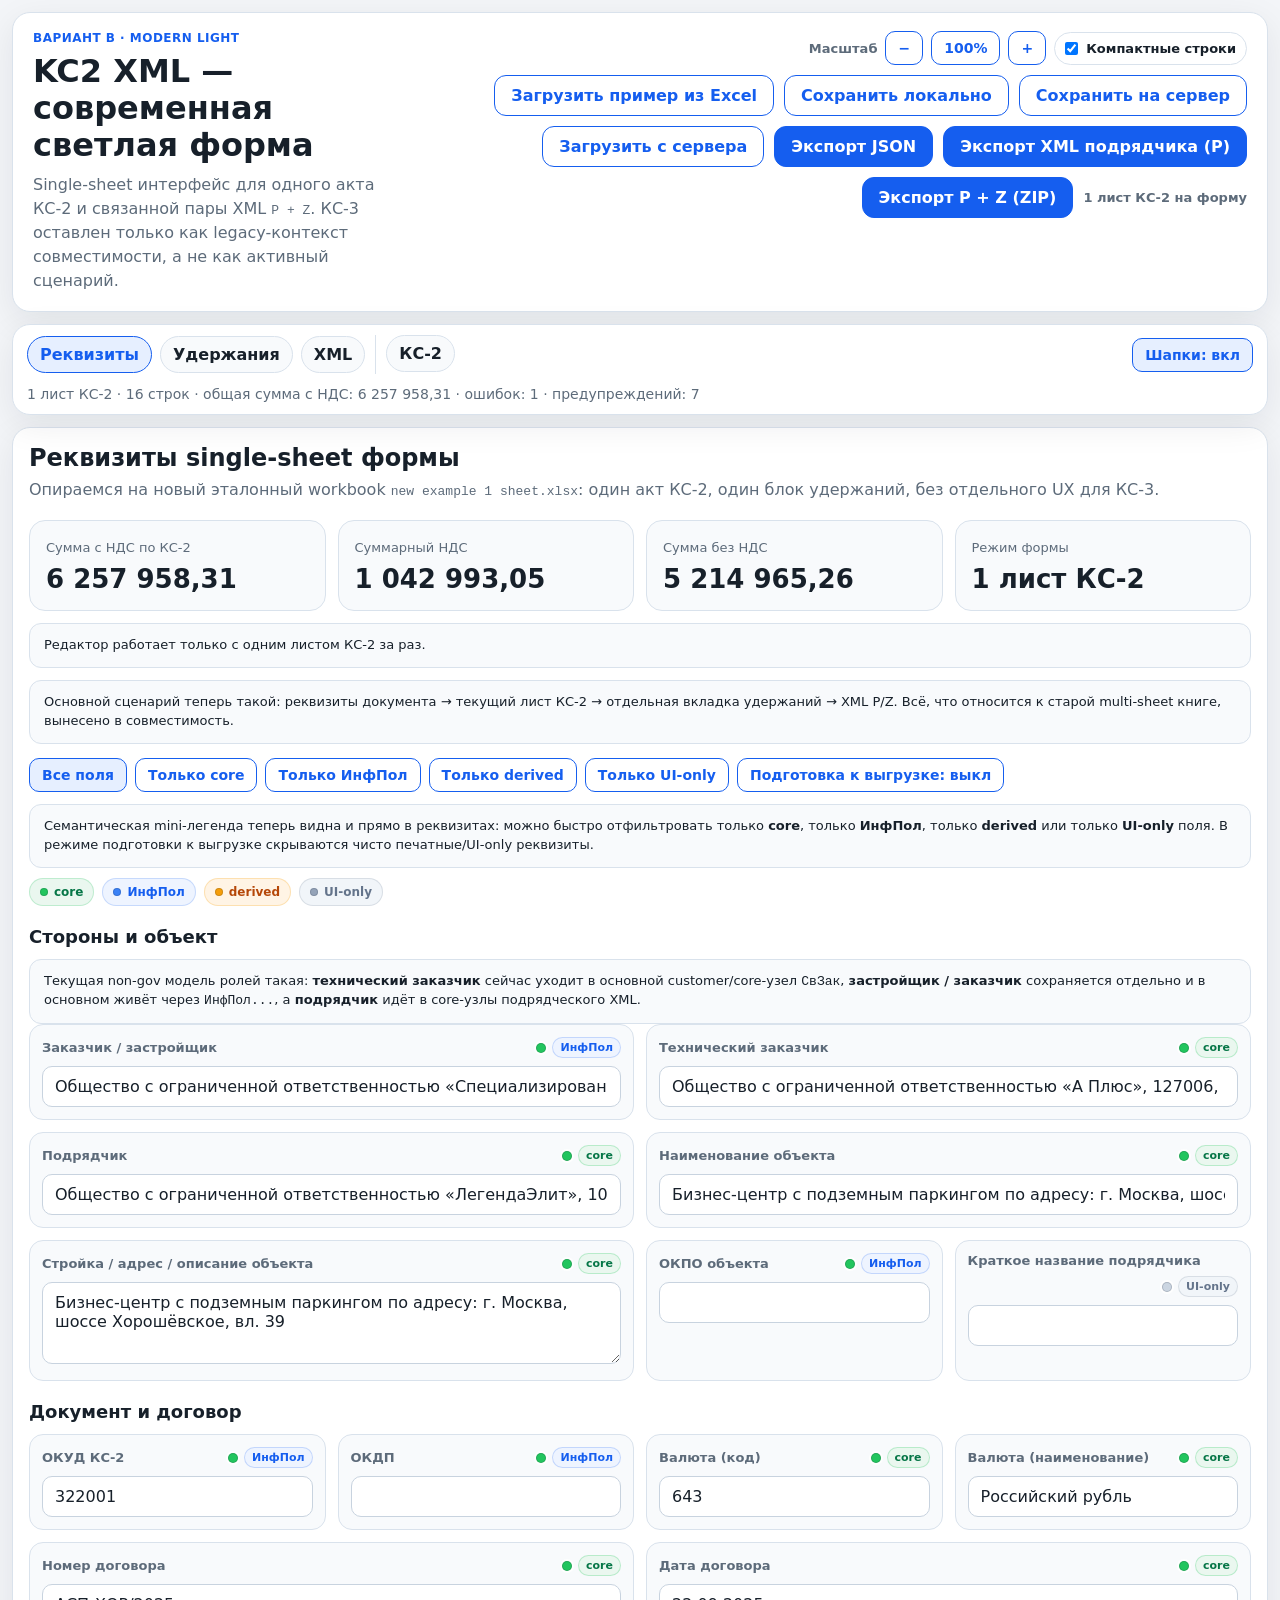
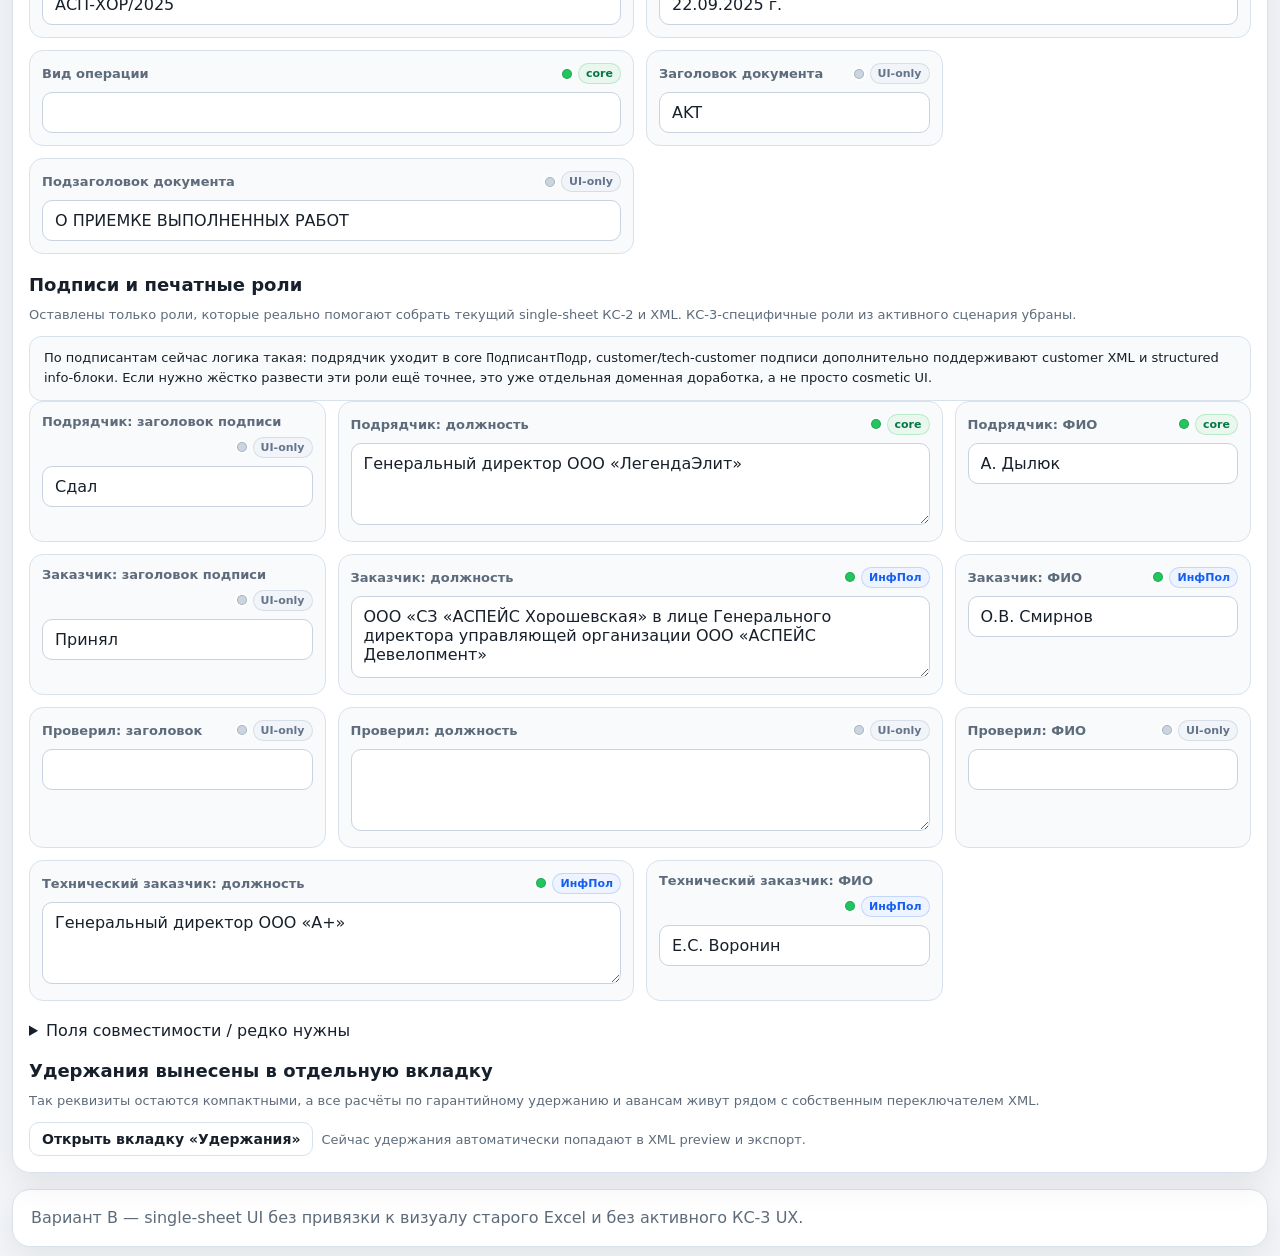
<file: index.html>
<!doctype html>
<html lang="ru">
  <head>
    <meta charset="UTF-8" />
    <meta http-equiv="refresh" content="0; url=/variants/modern-light/" />
    <meta name="viewport" content="width=device-width, initial-scale=1.0" />
    <title>KC2/KC3 XML — redirect</title>
    <script>
      window.location.replace('/variants/modern-light/');
    </script>
  </head>
  <body>
    <p>Переход в актуальный интерфейс: <a href="/variants/modern-light/">modern-light</a></p>
  </body>
</html>
</file>
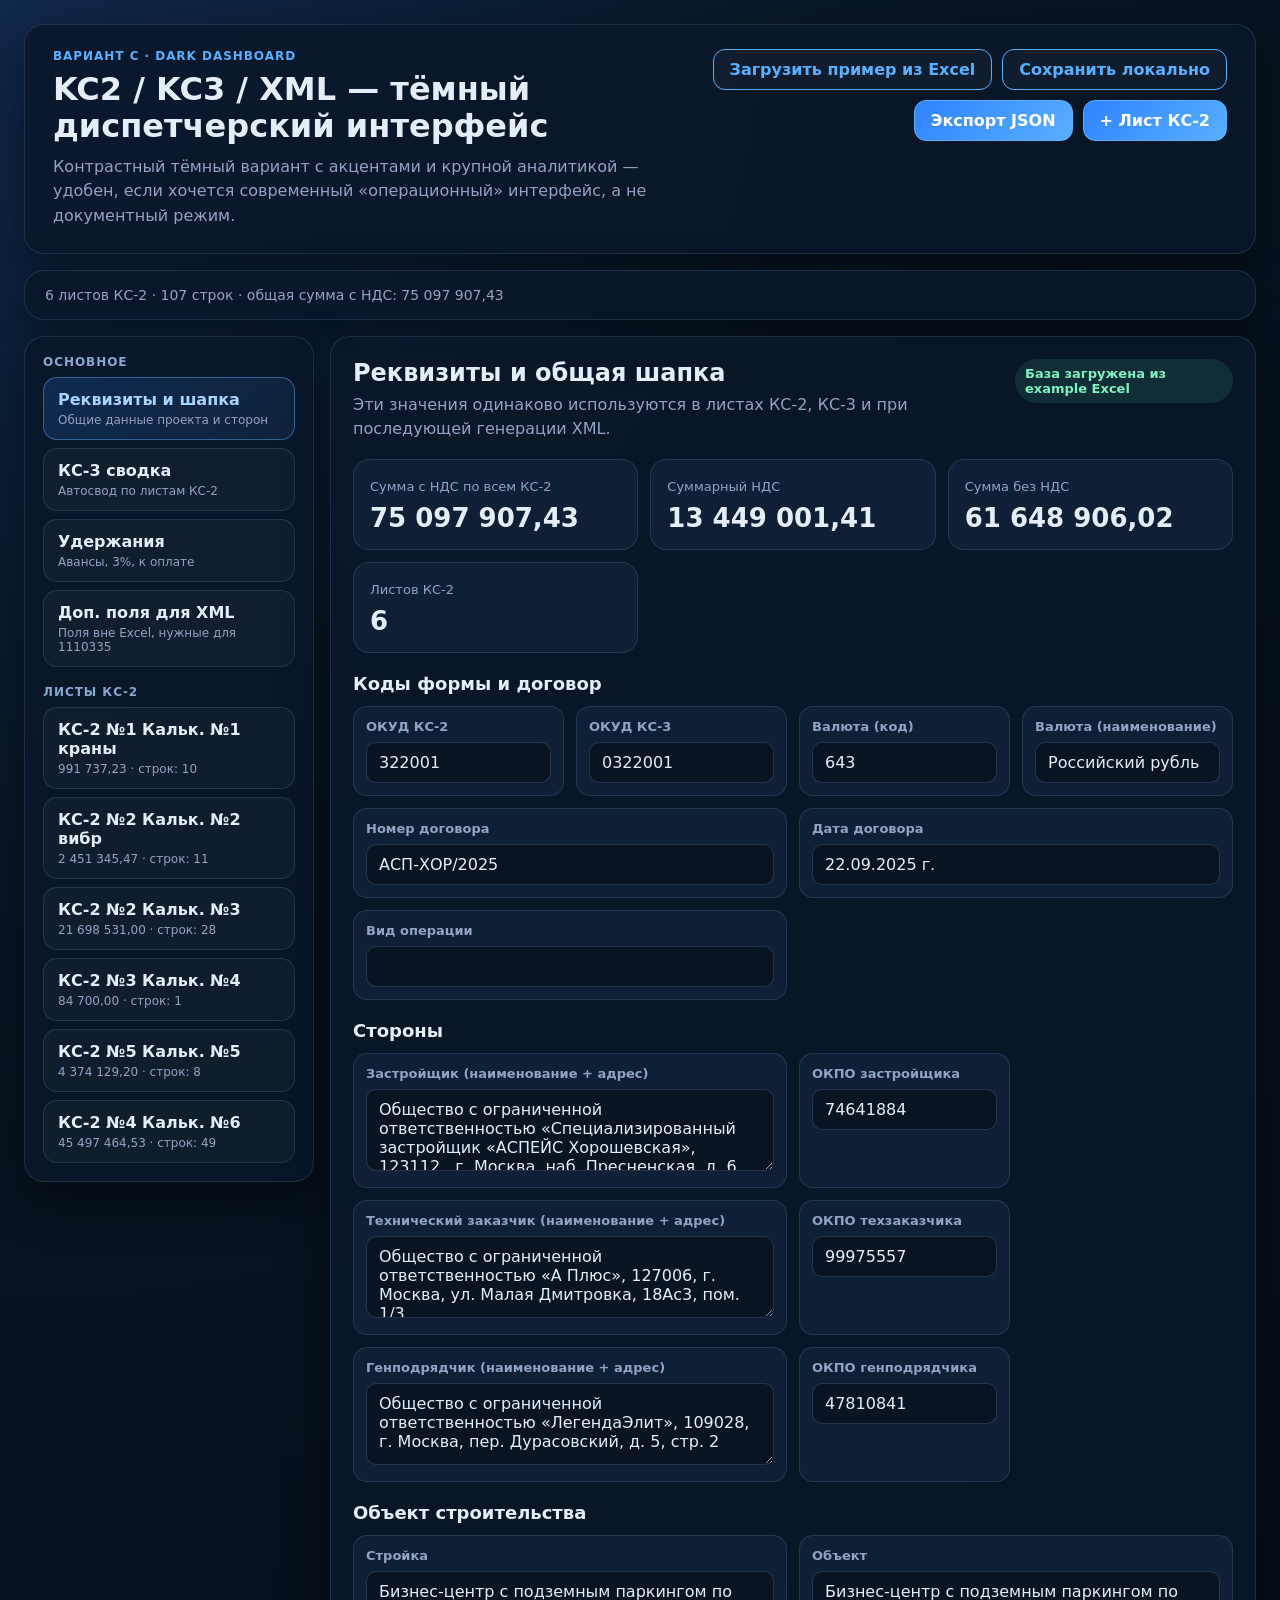
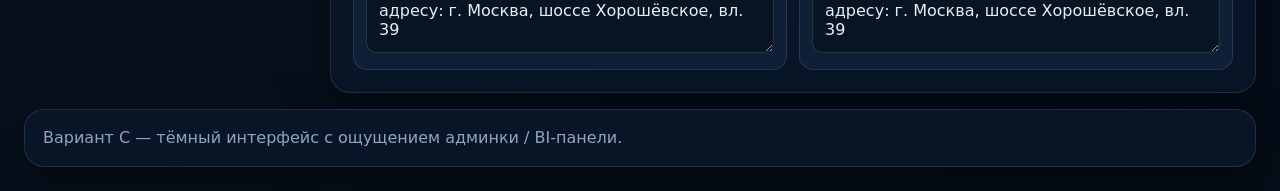
<file: variants/dark-dashboard/index.html>
<!doctype html>
<html lang="ru">
  <head>
    <meta charset="UTF-8" />
    <meta name="viewport" content="width=device-width, initial-scale=1.0" />
    <title>KC2/KC3 XML — Dark Dashboard</title>
    <link rel="stylesheet" href="./styles.css" />
  </head>
  <body>
    <div class="app-shell">
      <header class="topbar">
        <div>
          <p class="eyebrow">Вариант C · Dark Dashboard</p>
          <h1>KC2 / KC3 / XML — тёмный диспетчерский интерфейс</h1>
          <p class="subtitle">
            Контрастный тёмный вариант с акцентами и крупной аналитикой — удобен, если хочется
            современный «операционный» интерфейс, а не документный режим.
          </p>
        </div>
        <div class="toolbar">
          <button id="load-sample" class="ghost">Загрузить пример из Excel</button>
          <button id="save-local" class="ghost">Сохранить локально</button>
          <button id="export-json">Экспорт JSON</button>
          <button id="add-ks2-sheet">+ Лист КС-2</button>
        </div>
      </header>

      <section class="statusbar">
        <div id="stats"></div>
        <div id="flash" aria-live="polite"></div>
      </section>

      <div class="workspace">
        <aside class="sidebar" id="sidebar"></aside>
        <main class="content" id="content"></main>
      </div>

      <footer class="footer-note">
        Вариант C — тёмный интерфейс с ощущением админки / BI-панели.
      </footer>
    </div>

    <script type="module" src="./app.js"></script>
  </body>
</html>
</file>
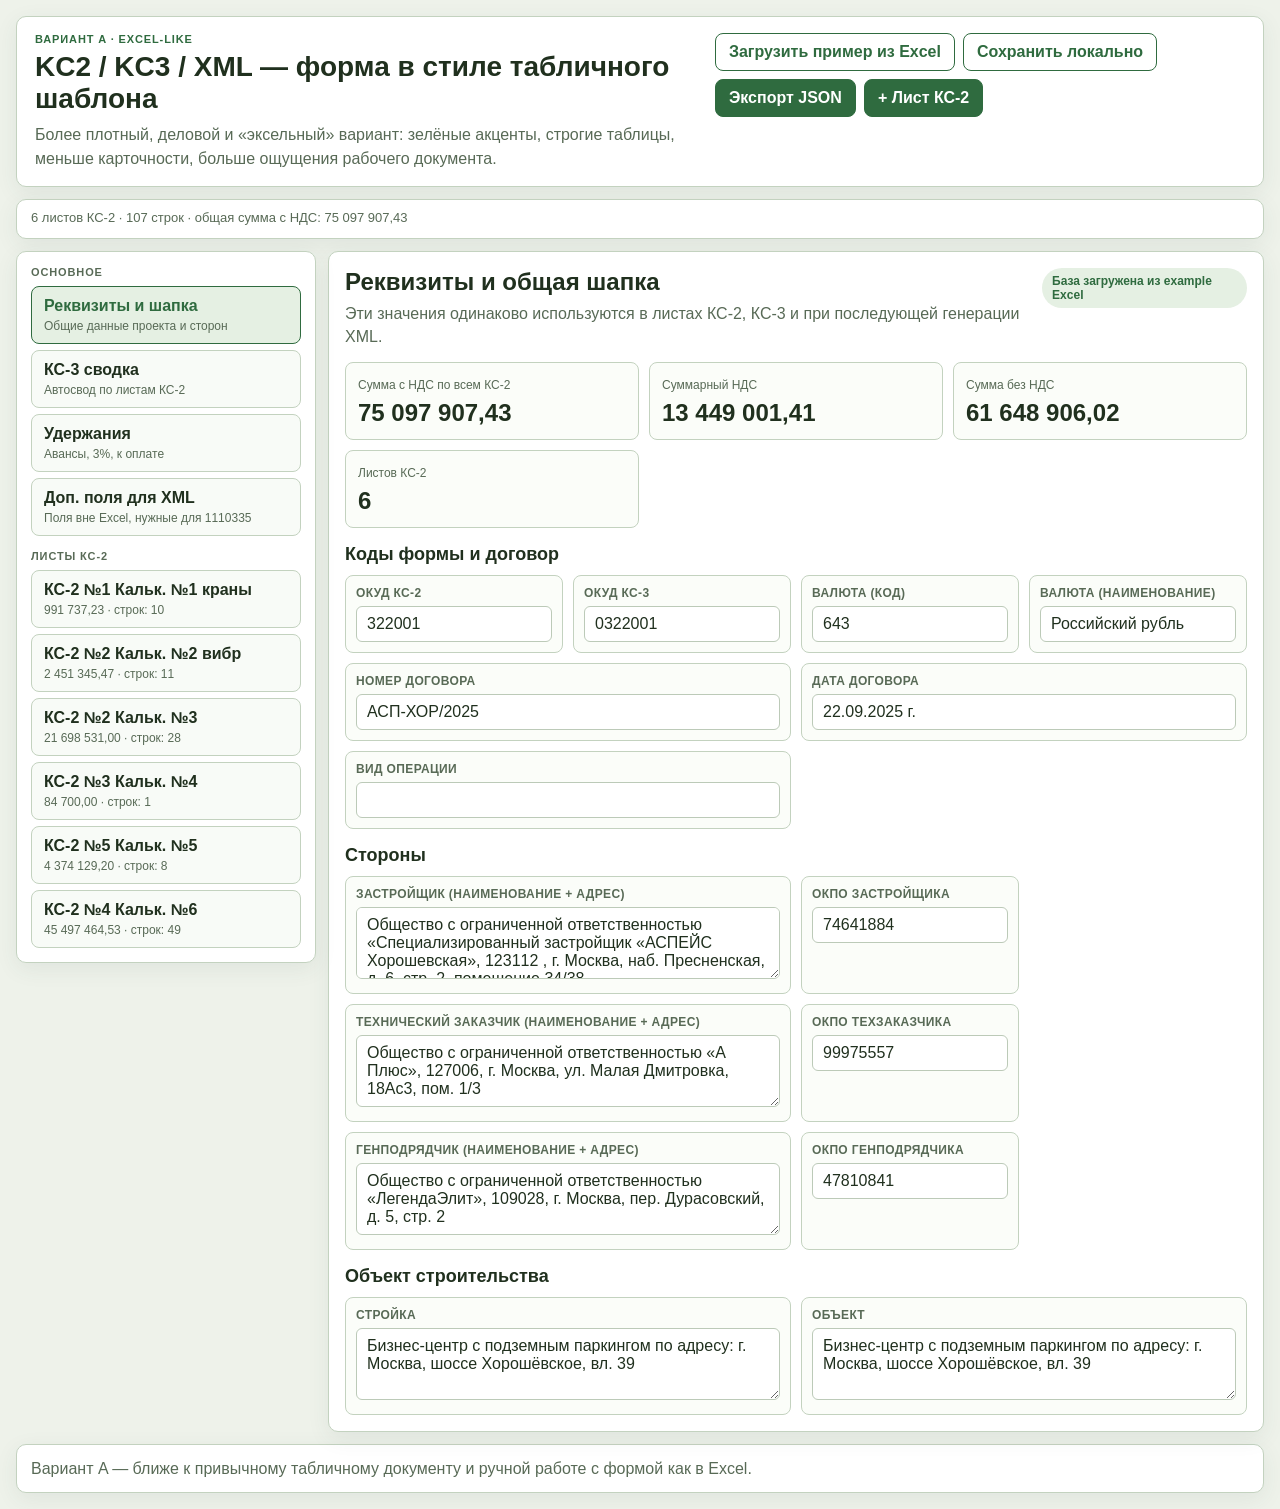
<file: variants/excel-like/index.html>
<!doctype html>
<html lang="ru">
  <head>
    <meta charset="UTF-8" />
    <meta name="viewport" content="width=device-width, initial-scale=1.0" />
    <title>KC2/KC3 XML — Excel-like</title>
    <link rel="stylesheet" href="./styles.css" />
  </head>
  <body>
    <div class="app-shell">
      <header class="topbar">
        <div>
          <p class="eyebrow">Вариант A · Excel-like</p>
          <h1>KC2 / KC3 / XML — форма в стиле табличного шаблона</h1>
          <p class="subtitle">
            Более плотный, деловой и «эксельный» вариант: зелёные акценты, строгие таблицы,
            меньше карточности, больше ощущения рабочего документа.
          </p>
        </div>
        <div class="toolbar">
          <button id="load-sample" class="ghost">Загрузить пример из Excel</button>
          <button id="save-local" class="ghost">Сохранить локально</button>
          <button id="export-json">Экспорт JSON</button>
          <button id="add-ks2-sheet">+ Лист КС-2</button>
        </div>
      </header>

      <section class="statusbar">
        <div id="stats"></div>
        <div id="flash" aria-live="polite"></div>
      </section>

      <div class="workspace">
        <aside class="sidebar" id="sidebar"></aside>
        <main class="content" id="content"></main>
      </div>

      <footer class="footer-note">
        Вариант A — ближе к привычному табличному документу и ручной работе с формой как в Excel.
      </footer>
    </div>

    <script type="module" src="./app.js"></script>
  </body>
</html>
</file>
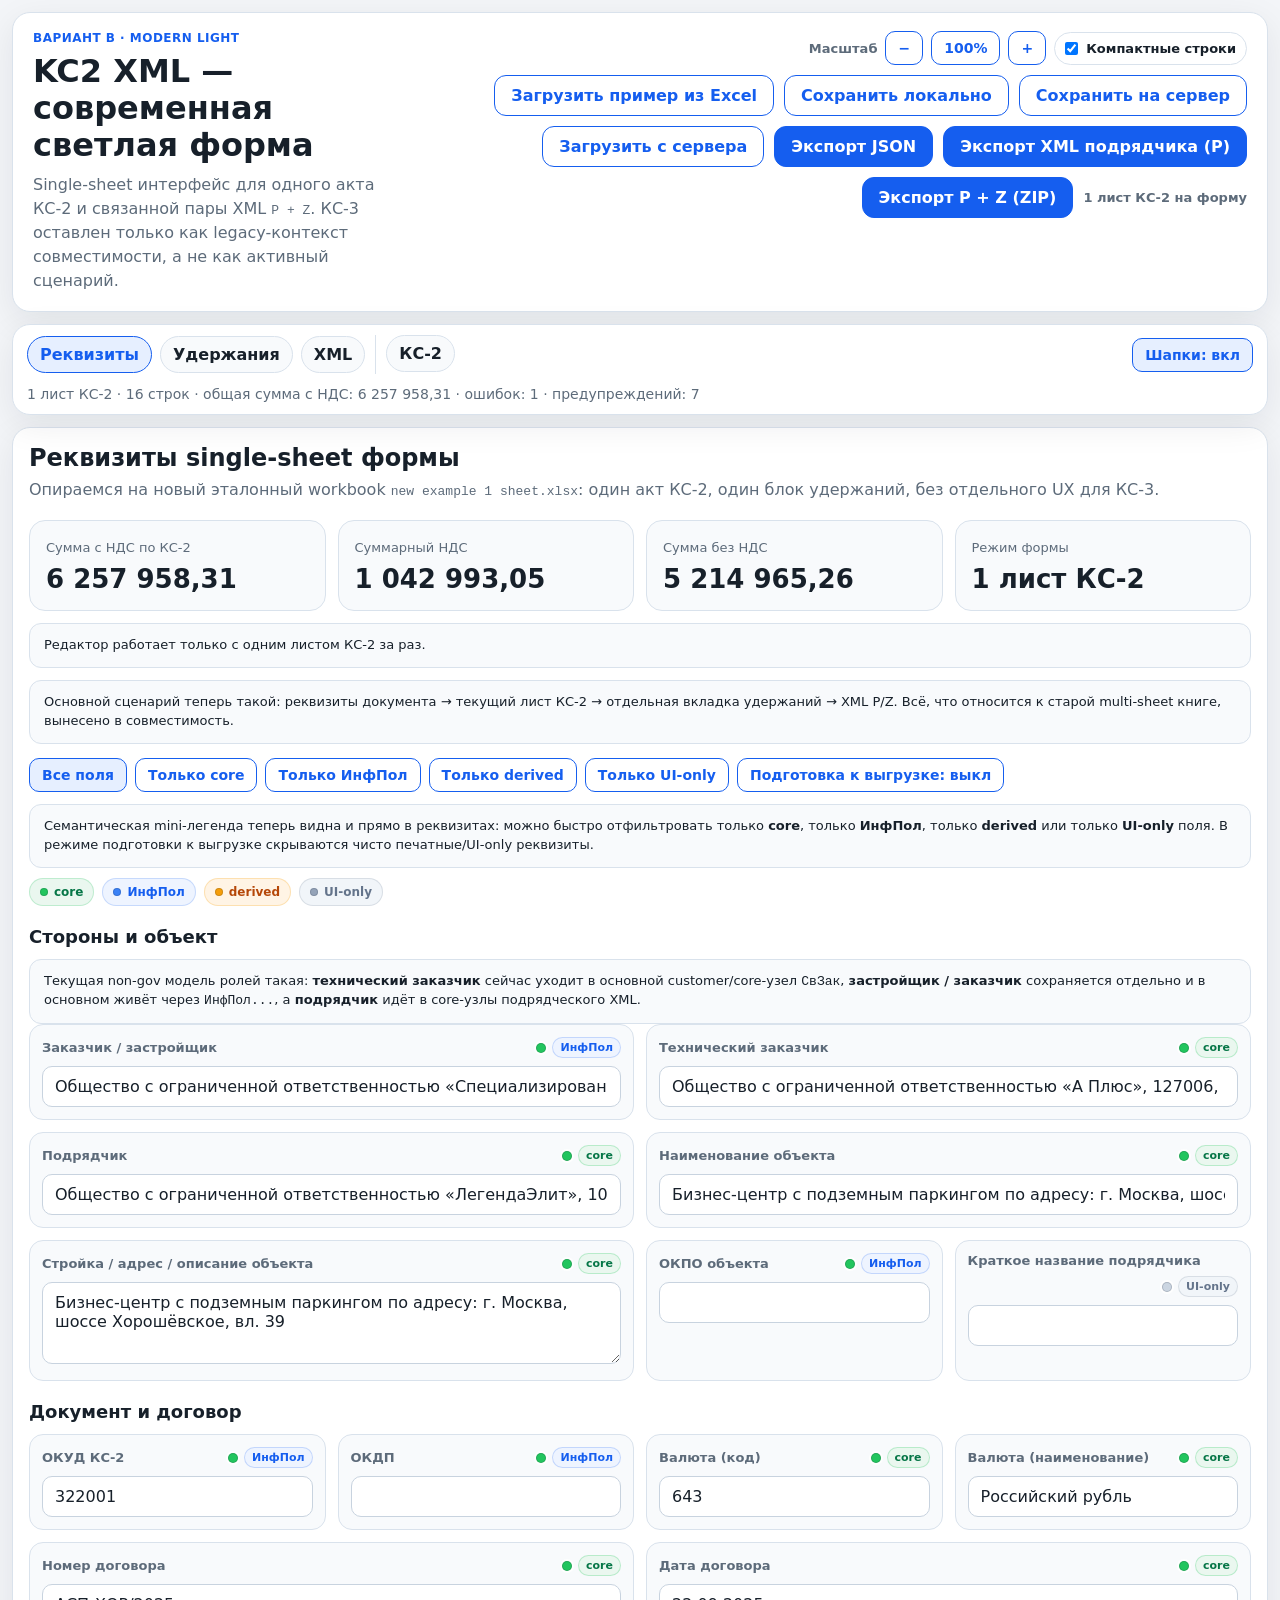
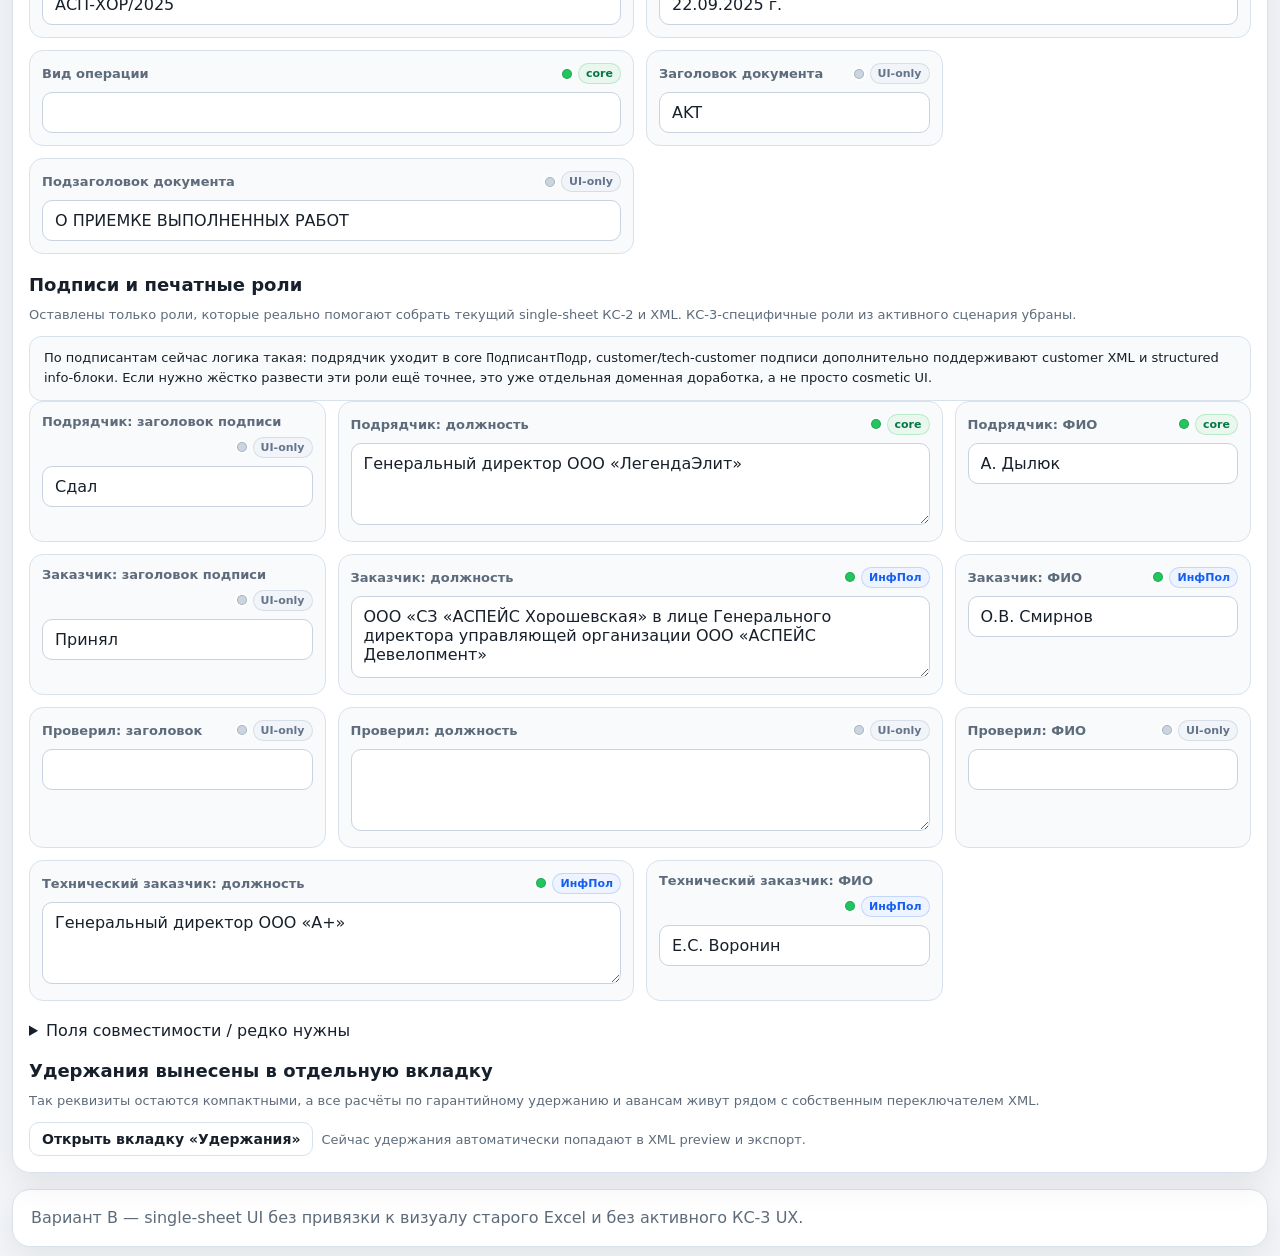
<file: variants/modern-light/index.html>
<!doctype html>
<html lang="ru">
  <head>
    <meta charset="UTF-8" />
    <meta name="viewport" content="width=device-width, initial-scale=1.0" />
    <title>KC2 XML — Modern Light</title>
    <link rel="stylesheet" href="./styles.css?v=20260417-1012" />
  </head>
  <body>
    <div class="app-shell" id="app-shell">
      <header class="topbar">
        <div>
          <p class="eyebrow">Вариант B · Modern Light</p>
          <h1>KC2 XML — современная светлая форма</h1>
          <p class="subtitle">
            Single-sheet интерфейс для одного акта КС-2 и связанной пары XML <code>P + Z</code>.
            КС-3 оставлен только как legacy-контекст совместимости, а не как активный сценарий.
          </p>
        </div>
        <div class="toolbar-wrap">
          <div class="view-controls">
            <span class="view-label">Масштаб</span>
            <button id="scale-down" class="ghost mini" type="button">−</button>
            <button id="scale-reset" class="ghost mini" type="button">100%</button>
            <button id="scale-up" class="ghost mini" type="button">+</button>
            <label class="density-toggle">
              <input id="density-compact" type="checkbox" checked />
              <span>Компактные строки</span>
            </label>
          </div>
          <div class="toolbar">
            <button id="load-sample" class="ghost">Загрузить пример из Excel</button>
            <button id="save-local" class="ghost">Сохранить локально</button>
            <button id="save-server" class="ghost">Сохранить на сервер</button>
            <button id="load-server" class="ghost">Загрузить с сервера</button>
            <button id="export-json">Экспорт JSON</button>
            <button id="export-xml">Экспорт XML подрядчика (P)</button>
            <button id="export-pair">Экспорт P + Z (ZIP)</button>
            <span class="toolbar-note">1 лист КС-2 на форму</span>
          </div>
        </div>
      </header>

      <section class="statusbar">
        <div class="statusbar-main">
          <div id="nav-strip" class="nav-strip"></div>
          <div class="statusbar-controls">
            <div id="ks2-view-switcher-slot"></div>
            <button id="toggle-headers" class="ghost mini toggle-chip" type="button">Шапки</button>
          </div>
        </div>
        <div class="statusbar-meta">
          <div id="stats"></div>
          <div id="flash" aria-live="polite"></div>
        </div>
      </section>

      <div class="workspace-scale" id="workspace-scale">
        <div class="workspace">
          <main class="content" id="content"></main>
        </div>
      </div>

      <footer class="footer-note">
        Вариант B — single-sheet UI без привязки к визуалу старого Excel и без активного КС-3 UX.
      </footer>
    </div>

    <script type="module" src="./app.js?v=20260417-1845"></script>
  </body>
</html>
</file>
<file: variants/dark-dashboard/styles.css>
:root {
  --bg: #07111f;
  --panel: rgba(10, 23, 41, 0.88);
  --panel-soft: rgba(17, 33, 58, 0.88);
  --text: #e5edf9;
  --muted: #90a4c3;
  --line: rgba(132, 162, 208, 0.18);
  --accent: #59b0ff;
  --accent-soft: rgba(89, 176, 255, 0.12);
  --success: #52d6a1;
  --danger: #ff7b7b;
  --warning: #ffbf5a;
  --shadow: 0 18px 48px rgba(0, 0, 0, 0.45);
  --radius: 20px;
}

* { box-sizing: border-box; }
html, body { margin: 0; padding: 0; font-family: Inter, system-ui, -apple-system, BlinkMacSystemFont, "Segoe UI", sans-serif; color: var(--text); background: radial-gradient(circle at top left, #10284a 0, #081523 40%, #050d18 100%); }
body { min-height: 100vh; }
button, input, textarea, select { font: inherit; }
button { cursor: pointer; }
.app-shell { max-width: 1700px; margin: 0 auto; padding: 24px; }
.topbar, .statusbar, .sidebar, .content > .panel, .footer-note { background: var(--panel); border: 1px solid var(--line); border-radius: var(--radius); box-shadow: var(--shadow); backdrop-filter: blur(12px); }
.topbar { padding: 24px 28px; display: flex; justify-content: space-between; gap: 20px; align-items: flex-start; }
.eyebrow { margin: 0 0 8px; color: var(--accent); font-weight: 800; letter-spacing: 0.08em; text-transform: uppercase; font-size: 12px; }
h1 { margin: 0; font-size: 32px; line-height: 1.15; }
.subtitle { margin: 10px 0 0; max-width: 900px; color: var(--muted); line-height: 1.55; }
.toolbar { display: flex; flex-wrap: wrap; gap: 10px; justify-content: flex-end; }
button { border: 1px solid var(--accent); background: linear-gradient(135deg, #2f82ff, #59b0ff); color: white; padding: 10px 16px; border-radius: 12px; font-weight: 700; }
button.ghost, button.secondary { background: rgba(255,255,255,.03); color: var(--accent); }
button.mini { padding: 8px 12px; border-radius: 10px; font-size: 14px; }
button.danger { border-color: rgba(255,123,123,.6); background: rgba(255,123,123,.08); color: #ff9b9b; }
.statusbar { margin-top: 16px; padding: 14px 20px; display: flex; justify-content: space-between; gap: 16px; align-items: center; }
#stats { color: var(--muted); font-size: 14px; }
#flash { color: var(--success); font-weight: 700; min-height: 20px; }
.workspace { display: grid; grid-template-columns: 290px 1fr; gap: 16px; margin-top: 16px; }
.sidebar { padding: 18px; align-self: start; position: sticky; top: 20px; }
.nav-section + .nav-section { margin-top: 18px; }
.nav-title { margin: 0 0 8px; color: #89a6d3; font-size: 12px; text-transform: uppercase; letter-spacing: 0.08em; font-weight: 700; }
.nav-list { display: flex; flex-direction: column; gap: 8px; }
.nav-button { width: 100%; text-align: left; border: 1px solid var(--line); background: rgba(255,255,255,.03); color: var(--text); padding: 12px 14px; border-radius: 14px; font-weight: 700; }
.nav-button.active { background: linear-gradient(135deg, rgba(47,130,255,.18), rgba(89,176,255,.08)); border-color: rgba(89,176,255,.45); color: #a8d4ff; }
.nav-meta { display: block; margin-top: 4px; color: var(--muted); font-size: 12px; font-weight: 500; }
.panel { padding: 22px; }
.panel-header { display: flex; justify-content: space-between; gap: 16px; align-items: flex-start; margin-bottom: 18px; }
.panel-title { margin: 0; font-size: 24px; }
.panel-subtitle { margin: 6px 0 0; color: var(--muted); line-height: 1.5; }
.stats-grid, .card-grid, .summary-grid { display: grid; grid-template-columns: repeat(auto-fit, minmax(220px, 1fr)); gap: 12px; }
.stat-card, .info-card, .summary-card { background: var(--panel-soft); border: 1px solid var(--line); border-radius: 16px; padding: 16px; }
.stat-card strong, .summary-card strong { display: block; font-size: 26px; margin-top: 8px; }
.summary-card span, .stat-card span, .label { color: var(--muted); font-size: 13px; }
.form-grid { display: grid; grid-template-columns: repeat(12, 1fr); gap: 12px; }
.field, .field-wide { background: var(--panel-soft); border: 1px solid var(--line); border-radius: 14px; padding: 12px; }
.field { grid-column: span 4; }
.field-wide { grid-column: span 12; }
.field.half { grid-column: span 6; }
.field.quarter { grid-column: span 3; }
.field label, .field-wide label { display: block; font-size: 13px; color: var(--muted); margin-bottom: 8px; font-weight: 700; }
.field input, .field-wide input, .field textarea, .field-wide textarea, .field select, .field-wide select { width: 100%; border: 1px solid rgba(144,164,195,.22); border-radius: 10px; background: rgba(5,14,24,.6); padding: 10px 12px; color: var(--text); }
.field textarea, .field-wide textarea { min-height: 82px; resize: vertical; }
.readonly { padding: 10px 12px; min-height: 42px; border-radius: 10px; background: rgba(255,255,255,.04); border: 1px dashed rgba(144,164,195,.35); }
.section-block { margin-top: 20px; }
.section-block > h3 { margin: 0 0 12px; font-size: 18px; }
.section-block > p { margin: 0 0 14px; color: var(--muted); }
.table-wrapper { overflow-x: auto; border: 1px solid var(--line); border-radius: 16px; background: rgba(255,255,255,.02); }
.table { width: 100%; border-collapse: collapse; min-width: 1120px; }
.table th, .table td { border-bottom: 1px solid var(--line); padding: 10px; text-align: left; vertical-align: top; }
.table th { background: rgba(255,255,255,.04); color: #a1bcdf; font-size: 12px; text-transform: uppercase; letter-spacing: 0.04em; }
.table td input, .table td textarea, .table td select { width: 100%; border: 1px solid rgba(144,164,195,.22); border-radius: 10px; padding: 8px 10px; background: rgba(5,14,24,.6); color: var(--text); }
.table td textarea { min-height: 42px; resize: vertical; }
.table tr.section-row td { background: rgba(89,176,255,.08); }
.table tr.note-row td { background: rgba(255,191,90,.08); }
.number-cell { min-width: 120px; }
.amount-cell { white-space: nowrap; font-weight: 700; color: #dff1ff; }
.actions-cell { min-width: 120px; }
.inline-actions { display: flex; gap: 8px; flex-wrap: wrap; margin-top: 14px; }
.breakdown-list { display: flex; gap: 8px; flex-wrap: wrap; margin-top: 12px; }
.breakdown-chip { padding: 8px 10px; border-radius: 999px; background: rgba(89,176,255,.12); color: #9ad0ff; font-size: 13px; font-weight: 700; }
.badge { display: inline-flex; align-items: center; gap: 6px; padding: 7px 10px; border-radius: 999px; background: rgba(82,214,161,.12); color: #7ff1c1; font-size: 13px; font-weight: 700; }
.kbd-note { margin-top: 10px; color: var(--muted); font-size: 13px; }
.footer-note { margin-top: 16px; padding: 16px 18px; color: var(--muted); line-height: 1.5; }
.empty-state { padding: 32px; border: 1px dashed var(--line); border-radius: 16px; background: rgba(255,255,255,.03); text-align: center; color: var(--muted); }
@media (max-width: 1180px) { .workspace { grid-template-columns: 1fr; } .sidebar { position: static; } }
@media (max-width: 860px) { .topbar, .statusbar, .panel-header { flex-direction: column; } .field { grid-column: span 12; } .field.half { grid-column: span 12; } .field.quarter { grid-column: span 6; } }
</file>
<file: variants/excel-like/styles.css>
:root {
  --bg: #eef2ea;
  --panel: #ffffff;
  --panel-soft: #f7faf4;
  --text: #20301e;
  --muted: #586a56;
  --line: #c3d2bf;
  --accent: #2f6b3f;
  --accent-soft: #e5f0e3;
  --success: #2f6b3f;
  --danger: #a3392a;
  --warning: #9b6a00;
  --shadow: 0 6px 22px rgba(55, 71, 79, 0.08);
  --radius: 10px;
}

* { box-sizing: border-box; }
html, body { margin: 0; padding: 0; background: var(--bg); color: var(--text); font-family: Arial, "Helvetica Neue", sans-serif; }
button, input, textarea, select { font: inherit; }
body { min-height: 100vh; }

.app-shell { max-width: 1800px; margin: 0 auto; padding: 16px; }
.topbar, .statusbar, .sidebar, .content > .panel, .footer-note { background: var(--panel); border: 1px solid var(--line); border-radius: var(--radius); box-shadow: var(--shadow); }
.topbar { padding: 16px 18px; display: flex; justify-content: space-between; gap: 16px; align-items: flex-start; }
.eyebrow { margin: 0 0 6px; color: var(--accent); font-weight: 700; text-transform: uppercase; font-size: 11px; letter-spacing: .08em; }
h1 { margin: 0; font-size: 28px; line-height: 1.15; }
.subtitle { margin: 8px 0 0; color: var(--muted); line-height: 1.45; max-width: 900px; }
.toolbar { display: flex; gap: 8px; flex-wrap: wrap; }
button { cursor: pointer; border: 1px solid var(--accent); background: var(--accent); color: white; padding: 9px 13px; border-radius: 8px; font-weight: 700; }
button.ghost, button.secondary { background: white; color: var(--accent); }
button.mini { padding: 7px 10px; font-size: 13px; border-radius: 7px; }
button.danger { border-color: var(--danger); color: var(--danger); background: #fff4f2; }
.statusbar { margin-top: 12px; padding: 10px 14px; display: flex; justify-content: space-between; gap: 12px; }
#stats { color: var(--muted); font-size: 13px; }
#flash { color: var(--success); font-weight: 700; min-height: 18px; }
.workspace { margin-top: 12px; display: grid; grid-template-columns: 300px 1fr; gap: 12px; }
.sidebar { padding: 14px; align-self: start; position: sticky; top: 16px; }
.nav-section + .nav-section { margin-top: 14px; }
.nav-title { margin: 0 0 8px; color: var(--muted); font-size: 11px; text-transform: uppercase; letter-spacing: .08em; font-weight: 700; }
.nav-list { display: flex; flex-direction: column; gap: 6px; }
.nav-button { width: 100%; text-align: left; border: 1px solid var(--line); background: #f8fbf7; color: var(--text); padding: 10px 12px; border-radius: 8px; font-weight: 700; }
.nav-button.active { background: var(--accent-soft); border-color: var(--accent); color: var(--accent); }
.nav-meta { display: block; margin-top: 4px; font-size: 12px; color: var(--muted); font-weight: 400; }
.panel { padding: 16px; }
.panel-header { display: flex; justify-content: space-between; gap: 16px; align-items: flex-start; margin-bottom: 14px; }
.panel-title { margin: 0; font-size: 24px; }
.panel-subtitle { margin: 6px 0 0; color: var(--muted); line-height: 1.45; }
.stats-grid, .card-grid, .summary-grid { display: grid; grid-template-columns: repeat(auto-fit, minmax(220px, 1fr)); gap: 10px; }
.stat-card, .info-card, .summary-card { background: #fbfdf9; border: 1px solid var(--line); border-radius: 8px; padding: 12px; }
.stat-card strong, .summary-card strong { display: block; font-size: 24px; margin-top: 6px; }
.summary-card span, .stat-card span, .label { color: var(--muted); font-size: 12px; }
.form-grid { display: grid; grid-template-columns: repeat(12, 1fr); gap: 10px; }
.field, .field-wide { background: #fbfdf9; border: 1px solid var(--line); border-radius: 8px; padding: 10px; }
.field { grid-column: span 4; }
.field-wide { grid-column: span 12; }
.field.half { grid-column: span 6; }
.field.quarter { grid-column: span 3; }
.field label, .field-wide label { display: block; font-size: 12px; color: var(--muted); margin-bottom: 6px; font-weight: 700; text-transform: uppercase; letter-spacing: .03em; }
.field input, .field-wide input, .field textarea, .field-wide textarea, .field select, .field-wide select { width: 100%; border: 1px solid #bccab8; border-radius: 6px; background: white; padding: 8px 10px; color: var(--text); }
.field textarea, .field-wide textarea { min-height: 72px; resize: vertical; }
.readonly { padding: 8px 10px; min-height: 38px; border-radius: 6px; background: #f0f4ee; border: 1px dashed #bccab8; }
.section-block { margin-top: 16px; }
.section-block > h3 { margin: 0 0 10px; font-size: 18px; }
.section-block > p { margin: 0 0 12px; color: var(--muted); }
.table-wrapper { overflow-x: auto; border: 1px solid var(--line); border-radius: 8px; background: white; }
.table { width: 100%; border-collapse: collapse; min-width: 1160px; }
.table th, .table td { border-bottom: 1px solid var(--line); border-right: 1px solid #dde7da; padding: 8px; text-align: left; vertical-align: top; }
.table th:last-child, .table td:last-child { border-right: none; }
.table th { background: #edf4ea; color: #40513d; font-size: 11px; text-transform: uppercase; letter-spacing: .03em; }
.table td input, .table td textarea, .table td select { width: 100%; border: 1px solid #bccab8; border-radius: 6px; padding: 7px 8px; background: white; }
.table td textarea { min-height: 40px; resize: vertical; }
.table tr.section-row td { background: #eef6e9; }
.table tr.note-row td { background: #fff8e8; }
.number-cell { min-width: 110px; }
.amount-cell { white-space: nowrap; font-weight: 700; }
.actions-cell { min-width: 110px; }
.inline-actions { display: flex; gap: 8px; flex-wrap: wrap; margin-top: 12px; }
.breakdown-list { display: flex; gap: 8px; flex-wrap: wrap; margin-top: 10px; }
.breakdown-chip { padding: 6px 10px; border-radius: 999px; background: var(--accent-soft); color: var(--accent); font-size: 12px; font-weight: 700; }
.badge { display: inline-flex; align-items: center; gap: 6px; padding: 6px 10px; border-radius: 999px; background: var(--accent-soft); color: var(--accent); font-size: 12px; font-weight: 700; }
.kbd-note { margin-top: 10px; color: var(--muted); font-size: 12px; }
.footer-note { margin-top: 12px; padding: 12px 14px; color: var(--muted); line-height: 1.45; }
.empty-state { padding: 30px; border: 1px dashed var(--line); border-radius: 8px; background: #f8fbf7; text-align: center; color: var(--muted); }
@media (max-width: 1180px) { .workspace { grid-template-columns: 1fr; } .sidebar { position: static; } }
@media (max-width: 860px) { .topbar, .statusbar, .panel-header { flex-direction: column; } .field, .field.half { grid-column: span 12; } .field.quarter { grid-column: span 6; } }
</file>
<file: variants/modern-light/styles.css>
:root {
  --bg: #f3f5f8;
  --panel: #ffffff;
  --panel-soft: #f8fafc;
  --text: #17202a;
  --muted: #5d6b7a;
  --line: #d9e2ec;
  --accent: #155eef;
  --accent-soft: #e6efff;
  --success: #067647;
  --danger: #b42318;
  --warning: #b54708;
  --shadow: 0 10px 35px rgba(15, 23, 42, 0.08);
  --radius: 18px;
  --page-scale: 1;
  --table-cell-padding: 10px;
  --table-input-padding-y: 8px;
  --table-input-padding-x: 10px;
  --table-input-font-size: 13px;
  --table-textarea-min: 42px;
  --table-min-width: 1120px;
}

* { box-sizing: border-box; }
html, body { margin: 0; padding: 0; font-family: Inter, system-ui, -apple-system, BlinkMacSystemFont, "Segoe UI", sans-serif; color: var(--text); background: var(--bg); }
body { min-height: 100vh; }
button, input, textarea, select { font: inherit; }
button { cursor: pointer; }

.app-shell {
  max-width: none;
  width: 100%;
  margin: 0 auto;
  padding: 12px;
}

.topbar, .statusbar, .content > .panel, .footer-note {
  background: var(--panel);
  border: 1px solid var(--line);
  border-radius: var(--radius);
  box-shadow: var(--shadow);
}

.topbar {
  padding: 18px 20px;
  display: flex;
  justify-content: space-between;
  gap: 16px;
  align-items: flex-start;
}

.eyebrow {
  margin: 0 0 8px;
  color: var(--accent);
  font-weight: 700;
  letter-spacing: 0.04em;
  text-transform: uppercase;
  font-size: 12px;
}

h1 {
  margin: 0;
  font-size: 32px;
  line-height: 1.15;
}

.subtitle {
  margin: 10px 0 0;
  max-width: 880px;
  color: var(--muted);
  line-height: 1.5;
}

.toolbar-wrap {
  display: flex;
  flex-direction: column;
  align-items: flex-end;
  gap: 10px;
}

.toolbar {
  display: flex;
  flex-wrap: wrap;
  gap: 10px;
  justify-content: flex-end;
  align-items: center;
}

.toolbar-note {
  color: var(--muted);
  font-size: 13px;
  font-weight: 600;
}

.view-controls {
  display: flex;
  align-items: center;
  gap: 8px;
  flex-wrap: wrap;
  justify-content: flex-end;
}

.view-label {
  color: var(--muted);
  font-size: 13px;
  font-weight: 600;
}

.density-toggle {
  display: inline-flex;
  align-items: center;
  gap: 8px;
  padding: 8px 10px;
  border: 1px solid var(--line);
  border-radius: 999px;
  background: white;
  color: var(--text);
  font-size: 13px;
  font-weight: 600;
}

.density-toggle input {
  margin: 0;
}

button {
  border: 1px solid var(--accent);
  background: var(--accent);
  color: white;
  padding: 10px 16px;
  border-radius: 12px;
  font-weight: 600;
}
button.ghost {
  background: white;
  color: var(--accent);
}
button.mini {
  padding: 8px 12px;
  border-radius: 10px;
  font-size: 14px;
}
button.danger {
  border-color: var(--danger);
  background: #fff5f4;
  color: var(--danger);
}
button.secondary {
  background: white;
  color: var(--text);
  border-color: var(--line);
}

.statusbar {
  position: sticky;
  top: 12px;
  z-index: 40;
  margin-top: 12px;
  padding: 10px 14px;
  display: flex;
  flex-direction: column;
  gap: 10px;
}
.statusbar-main {
  display: flex;
  align-items: center;
  gap: 12px;
  justify-content: space-between;
  min-width: 0;
}
.statusbar-controls {
  display: flex;
  align-items: center;
  gap: 8px;
  flex: 0 0 auto;
}
.statusbar-meta {
  display: flex;
  align-items: center;
  justify-content: space-between;
  gap: 12px;
}
.toggle-chip {
  white-space: nowrap;
}
.toggle-chip.is-active {
  background: var(--accent-soft);
  color: var(--accent);
  border-color: var(--accent);
}
#stats { color: var(--muted); font-size: 14px; }
#flash { color: var(--success); font-weight: 600; min-height: 20px; }

.nav-strip {
  min-width: 0;
  display: flex;
  align-items: center;
  gap: 10px;
  flex: 1 1 auto;
  overflow: hidden;
}
.nav-strip-group {
  display: flex;
  align-items: center;
  gap: 8px;
  flex-wrap: wrap;
}
.nav-strip-group-scroll {
  min-width: 0;
  flex: 1 1 auto;
  flex-wrap: nowrap;
  overflow-x: auto;
  padding-bottom: 2px;
}
.nav-strip-divider {
  width: 1px;
  align-self: stretch;
  background: var(--line);
  flex: 0 0 auto;
}
.nav-chip {
  border: 1px solid var(--line);
  background: var(--panel-soft);
  color: var(--text);
  padding: 8px 12px;
  border-radius: 999px;
  font-weight: 600;
  white-space: nowrap;
}
.nav-chip.active {
  background: var(--accent-soft);
  border-color: var(--accent);
  color: var(--accent);
}

.workspace-scale {
  margin-top: 12px;
  transform: scale(var(--page-scale));
  transform-origin: top left;
  width: calc(100% / var(--page-scale));
}

.workspace {
  display: grid;
  grid-template-columns: 1fr;
  gap: 12px;
}

.content { min-width: 0; }
.panel {
  padding: 16px;
}
.panel-header {
  display: flex;
  justify-content: space-between;
  gap: 16px;
  align-items: flex-start;
  margin-bottom: 18px;
}
.panel-title {
  margin: 0;
  font-size: 24px;
}
.panel-subtitle {
  margin: 6px 0 0;
  color: var(--muted);
  line-height: 1.5;
}

.stats-grid,
.card-grid,
.summary-grid {
  display: grid;
  grid-template-columns: repeat(auto-fit, minmax(220px, 1fr));
  gap: 12px;
}

.stat-card,
.info-card,
.summary-card {
  background: var(--panel-soft);
  border: 1px solid var(--line);
  border-radius: 16px;
  padding: 16px;
}
.stat-card strong,
.summary-card strong { display: block; font-size: 26px; margin-top: 8px; }
.summary-card span,
.stat-card span,
.label { color: var(--muted); font-size: 13px; }

.issue-list {
  margin: 12px 0 0;
  padding-left: 18px;
  display: flex;
  flex-direction: column;
  gap: 8px;
}

.issue-item {
  line-height: 1.45;
}

.issue-item-body {
  display: flex;
  align-items: flex-start;
  justify-content: space-between;
  gap: 12px;
}

.issue-item-copy {
  min-width: 0;
  flex: 1 1 auto;
}

.issue-item-path {
  margin-top: 6px;
  font-size: 12px;
  font-family: ui-monospace, SFMono-Regular, Menlo, Consolas, monospace;
  color: var(--muted);
  word-break: break-word;
}

.issue-item-actions {
  display: flex;
  flex-wrap: wrap;
  gap: 8px;
  flex: 0 0 auto;
}

.issue-item-badges {
  justify-content: flex-end;
}

.issue-item.error {
  color: var(--danger);
}

.issue-item.warning {
  color: var(--warning);
}

.issue-item.ok {
  color: var(--success);
}

.logic-ok {
  margin-top: 12px;
  color: var(--success);
  font-weight: 700;
}

.inline-hint {
  margin: 12px 0 0;
  padding: 12px 14px;
  border-radius: 12px;
  border: 1px solid var(--line);
  background: var(--panel-soft);
  font-size: 13px;
  line-height: 1.45;
}

.inline-hint-warning {
  border-color: color-mix(in srgb, var(--warning) 35%, var(--line));
  background: color-mix(in srgb, var(--warning) 8%, var(--panel-soft));
  color: var(--warning);
}

.inline-hint-danger {
  border-color: color-mix(in srgb, var(--danger) 35%, var(--line));
  background: color-mix(in srgb, var(--danger) 8%, var(--panel-soft));
  color: var(--danger);
}

.inline-hint-success {
  border-color: color-mix(in srgb, var(--success) 28%, var(--line));
  background: color-mix(in srgb, var(--success) 8%, var(--panel-soft));
  color: var(--success);
}

.readiness-summary-grid {
  margin-top: 14px;
}

.readiness-mode-legend {
  display: flex;
  flex-wrap: wrap;
  gap: 8px;
  margin-top: 12px;
}

.readiness-badge {
  display: inline-flex;
  align-items: center;
  padding: 4px 8px;
  border-radius: 999px;
  font-size: 11px;
  font-weight: 700;
  border: 1px solid transparent;
  white-space: nowrap;
}

.readiness-badge.is-ok {
  background: #eaf7ef;
  border-color: rgba(34, 197, 94, 0.22);
  color: var(--success);
}

.readiness-badge.is-warning {
  background: #fff4e5;
  border-color: rgba(245, 158, 11, 0.24);
  color: var(--warning);
}

.readiness-badge.is-error,
.readiness-badge.is-escalated {
  background: #fff1f0;
  border-color: rgba(180, 35, 24, 0.22);
  color: var(--danger);
}

.readiness-badge.is-strict {
  background: #eef4ff;
  border-color: rgba(21, 94, 239, 0.18);
  color: var(--accent);
}

.form-grid {
  display: grid;
  grid-template-columns: repeat(12, 1fr);
  gap: 12px;
}
.field, .field-wide {
  background: var(--panel-soft);
  border: 1px solid var(--line);
  border-radius: 14px;
  padding: 12px;
  scroll-margin-top: 96px;
}
.field { grid-column: span 4; }
.field-wide { grid-column: span 12; }
.field.half { grid-column: span 6; }
.field.quarter { grid-column: span 3; }
.field label,
.field-wide label { display: block; font-size: 13px; color: var(--muted); margin-bottom: 8px; font-weight: 600; }

.field-label {
  display: flex !important;
  align-items: center;
  justify-content: space-between;
  gap: 8px;
  flex-wrap: wrap;
}

.xml-indicator {
  display: inline-flex;
  align-items: center;
  gap: 6px;
  flex: 0 0 auto;
  cursor: help;
}

.xml-indicator-dot {
  display: inline-block;
  width: 10px;
  height: 10px;
  border-radius: 999px;
  border: 1px solid rgba(15, 23, 42, 0.18);
  box-shadow: 0 0 0 2px rgba(255, 255, 255, 0.85);
}

.xml-indicator-text {
  font-size: 11px;
  line-height: 1;
  font-weight: 700;
  padding: 4px 7px;
  border-radius: 999px;
  border: 1px solid transparent;
  background: #eef2f7;
  color: var(--muted);
  white-space: nowrap;
}

.xml-indicator.is-clickable {
  cursor: pointer;
}

.xml-indicator.inline {
  margin-left: auto;
}

.xml-indicator.compact {
  position: absolute;
  top: 7px;
  right: 7px;
}

.xml-indicator.compact .xml-indicator-text {
  display: none;
}

.xml-indicator.compact .xml-indicator-dot {
  width: 9px;
  height: 9px;
}

.xml-indicator.is-direct .xml-indicator-dot {
  background: #22c55e;
}

.xml-indicator.is-derived .xml-indicator-dot {
  background: #f59e0b;
}

.xml-indicator.is-unused .xml-indicator-dot {
  background: #cbd5e1;
}

.xml-indicator.is-core .xml-indicator-text {
  background: #eaf7ef;
  border-color: rgba(34, 197, 94, 0.25);
  color: var(--success);
}

.xml-indicator.is-info .xml-indicator-text {
  background: #eef4ff;
  border-color: rgba(21, 94, 239, 0.2);
  color: var(--accent);
}

.xml-indicator.is-derived .xml-indicator-text {
  background: #fff4e5;
  border-color: rgba(245, 158, 11, 0.24);
  color: var(--warning);
}

.xml-indicator.is-ui-only .xml-indicator-text {
  background: #f1f5f9;
  border-color: rgba(100, 116, 139, 0.18);
  color: #64748b;
}

.xml-binding-legend {
  display: flex;
  flex-wrap: wrap;
  gap: 8px;
  margin: 10px 0 16px;
}

.xml-binding-pill {
  display: inline-flex;
  align-items: center;
  gap: 6px;
  padding: 6px 10px;
  border-radius: 999px;
  font-size: 12px;
  font-weight: 700;
  border: 1px solid var(--line);
  background: #fff;
}

.xml-binding-pill-dot {
  width: 8px;
  height: 8px;
  border-radius: 999px;
  border: 1px solid rgba(15, 23, 42, 0.16);
}

.xml-binding-pill.is-core {
  background: #eaf7ef;
  border-color: rgba(34, 197, 94, 0.22);
  color: var(--success);
}

.xml-binding-pill.is-core .xml-binding-pill-dot {
  background: #22c55e;
}

.xml-binding-pill.is-info {
  background: #eef4ff;
  border-color: rgba(21, 94, 239, 0.18);
  color: var(--accent);
}

.xml-binding-pill.is-info .xml-binding-pill-dot {
  background: #3b82f6;
}

.xml-binding-pill.is-derived {
  background: #fff4e5;
  border-color: rgba(245, 158, 11, 0.24);
  color: var(--warning);
}

.xml-binding-pill.is-derived .xml-binding-pill-dot {
  background: #f59e0b;
}

.xml-binding-pill.is-ui-only {
  background: #f1f5f9;
  border-color: rgba(100, 116, 139, 0.18);
  color: #64748b;
}

.xml-binding-pill.is-ui-only .xml-binding-pill-dot {
  background: #94a3b8;
}

.xml-cell-wrap {
  position: relative;
  scroll-margin-top: 96px;
}

.field.is-jump-target,
.field-wide.is-jump-target,
.xml-cell-wrap.is-jump-target {
  border-color: rgba(59, 130, 246, 0.85) !important;
  box-shadow: 0 0 0 3px rgba(59, 130, 246, 0.18);
}

.xml-cell-wrap.is-direct input,
.xml-cell-wrap.is-direct textarea,
.xml-cell-wrap.is-direct select,
.xml-cell-wrap.is-direct .table-muted-cell,
.xml-cell-wrap.is-direct .readonly,
.xml-cell-wrap.is-direct .amount-stack,
.xml-cell-wrap.is-direct span {
  border-color: rgba(34, 197, 94, 0.35);
}

.xml-cell-wrap.is-derived input,
.xml-cell-wrap.is-derived textarea,
.xml-cell-wrap.is-derived select,
.xml-cell-wrap.is-derived .table-muted-cell,
.xml-cell-wrap.is-derived .readonly,
.xml-cell-wrap.is-derived .amount-stack,
.xml-cell-wrap.is-derived span {
  border-color: rgba(245, 158, 11, 0.4);
}

.field input,
.field-wide input,
.field textarea,
.field-wide textarea,
.field select,
.field-wide select {
  width: 100%;
  border: 1px solid #c8d3df;
  border-radius: 10px;
  background: white;
  padding: 10px 12px;
  color: var(--text);
}
.field textarea,
.field-wide textarea { min-height: 82px; resize: vertical; }
.checkbox-row {
  display: inline-flex;
  align-items: center;
  gap: 10px;
  padding: 10px 12px;
  border: 1px solid #c8d3df;
  border-radius: 10px;
  background: white;
  font-weight: 600;
}
.checkbox-row input {
  width: 16px;
  height: 16px;
  margin: 0;
}
.readonly {
  padding: 10px 12px;
  min-height: 42px;
  border-radius: 10px;
  background: #eef2f6;
  border: 1px dashed #c7d0db;
}

.section-block {
  margin-top: 20px;
}
.section-block > h3 {
  margin: 0 0 12px;
  font-size: 18px;
}
.section-block > p {
  margin: 0 0 14px;
  color: var(--muted);
}

.excel-frame {
  margin-bottom: 16px;
  border: 1px solid var(--line);
  border-radius: 14px;
  background: linear-gradient(180deg, #ffffff 0%, #fbfcfe 100%);
  overflow: hidden;
}

.excel-frame-tight {
  margin-top: 6px;
}

.excel-frame-top {
  display: flex;
  justify-content: space-between;
  gap: 16px;
  padding: 14px 16px;
  border-bottom: 1px solid var(--line);
  background: #f8fafc;
}

.excel-frame-caption {
  color: var(--muted);
  font-size: 12px;
  text-transform: uppercase;
  letter-spacing: 0.05em;
  font-weight: 700;
}

.excel-frame-title {
  margin-top: 4px;
  font-size: 18px;
  font-weight: 800;
}

.excel-frame-subtitle {
  margin-top: 4px;
  color: var(--muted);
  font-size: 13px;
  line-height: 1.4;
}

.excel-code-box {
  min-width: 150px;
  padding: 10px 12px;
  border: 1px solid var(--line);
  border-radius: 12px;
  background: white;
  text-align: right;
}

.excel-code-box span {
  display: block;
  color: var(--muted);
  font-size: 12px;
}

.excel-code-box strong {
  display: block;
  margin-top: 6px;
  font-size: 18px;
}

.excel-org-list {
  display: flex;
  flex-direction: column;
}

.excel-line {
  display: grid;
  grid-template-columns: minmax(0, 1fr) 180px;
  gap: 12px;
  padding: 10px 16px;
  border-bottom: 1px solid var(--line);
}

.excel-line-simple {
  grid-template-columns: minmax(0, 1fr);
}

.excel-line-main {
  min-width: 0;
}

.excel-line-label,
.excel-line-side-label,
.excel-basis-label,
.excel-meta-label {
  color: var(--muted);
  font-size: 12px;
  font-weight: 700;
}

.excel-line-value {
  display: block;
  margin-top: 4px;
  line-height: 1.45;
}

.excel-line-side {
  text-align: right;
}

.excel-line-side strong {
  display: block;
  margin-top: 4px;
}

.excel-line-hint {
  color: var(--muted);
  font-size: 12px;
}

.excel-meta-grid {
  display: grid;
  grid-template-columns: repeat(3, minmax(0, 1fr));
  gap: 0;
  border-bottom: 1px solid var(--line);
}

.excel-meta-cell {
  padding: 12px 16px;
  border-right: 1px solid var(--line);
}

.excel-meta-cell:last-child {
  border-right: 0;
}

.excel-meta-cell strong,
.excel-meta-cell em {
  display: block;
  margin-top: 4px;
  font-style: normal;
}

.excel-meta-cell-wide {
  background: #fcfdff;
}

.excel-basis-row {
  display: grid;
  grid-template-columns: 110px 1fr;
  gap: 12px;
  align-items: start;
  padding: 12px 16px;
}

.excel-basis-value {
  line-height: 1.5;
}

.excel-totals-block {
  margin-top: 16px;
  border: 1px solid var(--line);
  border-radius: 14px;
  background: white;
  overflow: hidden;
}

.excel-total-line {
  display: flex;
  justify-content: space-between;
  gap: 16px;
  padding: 12px 16px;
  border-bottom: 1px solid var(--line);
  font-weight: 700;
}

.excel-total-line:last-child {
  border-bottom: 0;
}

.excel-total-line span {
  color: var(--muted);
  font-weight: 700;
}

.signature-table {
  margin-top: 16px;
  display: flex;
  flex-direction: column;
  gap: 12px;
}

.signature-excel-block {
  border: 1px solid var(--line);
  border-radius: 14px;
  background: white;
  padding: 12px 16px;
}

.signature-excel-main,
.signature-excel-hints,
.signature-excel-stamp {
  display: grid;
  grid-template-columns: 120px minmax(260px, 1fr) minmax(120px, 180px) minmax(140px, 180px);
  gap: 8px 12px;
  align-items: end;
}

.signature-excel-hints,
.signature-excel-stamp {
  margin-top: 6px;
}

.signature-role {
  font-weight: 700;
}

.signature-position-wide,
.signature-name-wide {
  min-height: 24px;
  line-height: 1.4;
}

.signature-sign-line {
  border-bottom: 1px solid #98a2b3;
  min-height: 24px;
}

.signature-mark,
.signature-stamp {
  color: var(--muted);
  font-size: 12px;
}

.ks2-footer-grid {
  margin-top: 16px;
  display: grid;
  grid-template-columns: minmax(320px, 1.2fr) minmax(220px, 0.8fr);
  gap: 12px;
}

.ks2-breakdown-block {
  border: 1px solid var(--line);
  border-radius: 14px;
  overflow: hidden;
  background: white;
}

.ks2-breakdown-row {
  display: flex;
  justify-content: space-between;
  gap: 16px;
  padding: 12px 16px;
  border-bottom: 1px solid var(--line);
}

.ks2-breakdown-row:last-child {
  border-bottom: 0;
}

.ks2-breakdown-row span {
  color: var(--muted);
  font-weight: 700;
}

.holdbacks-totals-grid {
  margin-top: 16px;
  border: 1px solid var(--line);
  border-radius: 14px;
  overflow: hidden;
  background: white;
}

.holdbacks-total-row {
  display: grid;
  grid-template-columns: minmax(180px, 1.2fr) repeat(8, minmax(88px, 1fr));
  gap: 12px;
  align-items: center;
  padding: 12px 16px;
  border-bottom: 1px solid var(--line);
}

.holdbacks-total-row:last-child {
  border-bottom: 0;
}

.holdbacks-total-row span {
  color: var(--muted);
  font-weight: 700;
}

.holdbacks-total-row strong {
  text-align: right;
}

.table-wrapper {
  overflow-x: auto;
  border: 1px solid var(--line);
  border-radius: 16px;
  background: white;
}
.table {
  width: 100%;
  border-collapse: collapse;
  min-width: var(--table-min-width);
}
.table th,
.table td {
  border-bottom: 1px solid var(--line);
  padding: var(--table-cell-padding);
  text-align: left;
  vertical-align: top;
}
.table th {
  position: sticky;
  top: 0;
  z-index: 3;
  background: #f8fafc;
  color: var(--muted);
  font-size: 11px;
  text-transform: uppercase;
  letter-spacing: 0.03em;
}

.table thead .numbering-row th {
  top: 32px;
  z-index: 2;
  background: #eef3f8;
  color: #748396;
  font-size: 10px;
  text-transform: none;
  letter-spacing: 0;
  font-weight: 700;
  text-align: center;
}
.table td input,
.table td textarea,
.table td select {
  width: 100%;
  border: 1px solid #ccd6e0;
  border-radius: 8px;
  padding: var(--table-input-padding-y) var(--table-input-padding-x);
  background: white;
  font-size: var(--table-input-font-size);
  line-height: 1.25;
}
.table td textarea {
  min-height: var(--table-textarea-min);
  resize: vertical;
}
.table tr.section-row td {
  background: #eef4ff;
}
.table tr.note-row td {
  background: #fff9ed;
}

.table-ks2 {
  min-width: 1360px;
}
.table-ks2 .ks2-col-type { width: 76px; }
.table-ks2 .ks2-col-code { width: 82px; }
.table-ks2 .ks2-col-line { width: 58px; }
.table-ks2 .ks2-col-estimate { width: 54px; }
.table-ks2 .ks2-col-name { width: 520px; }
.table-ks2 .ks2-col-unit { width: 68px; }
.table-ks2 .ks2-col-qty { width: 88px; }
.table-ks2 .ks2-col-price { width: 112px; }
.table-ks2 .ks2-col-amount { width: 122px; }
.table-ks2 .ks2-col-consumption { width: 50px; }
.table-ks2 .ks2-col-category { width: 110px; }
.table-ks2 .ks2-col-note { width: 160px; }
.table-ks2 .ks2-col-actions { width: 56px; }

.table-ks2 th:nth-child(3),
.table-ks2 th:nth-child(4),
.table-ks2 th:nth-child(10),
.table-ks2 td:nth-child(3),
.table-ks2 td:nth-child(4),
.table-ks2 td:nth-child(10) {
  text-align: center;
}

.table-ks2 td:nth-child(5) textarea {
  min-height: calc(var(--table-textarea-min) + 4px);
}

.holdback-section-row td {
  background: white;
}

.holdback-subitem-row td {
  background: #fbfcfe;
}

.holdback-section-cell {
  background: white;
  vertical-align: middle;
}

.holdback-section-title textarea {
  min-height: 40px;
  font-weight: 700;
}

.holdback-doc-grid {
  margin-top: 10px;
  display: grid;
  grid-template-columns: repeat(2, minmax(0, 1fr));
  gap: 10px;
}

.holdback-doc-grid .field {
  margin: 0;
}

.holdback-summary-block {
  margin-top: 18px;
}

.holdback-summary-header {
  margin-bottom: 10px;
}

.xml-preview-focus-block {
  margin-bottom: 14px;
}

.xml-preview-focus-title {
  margin: 0 0 8px;
  font-size: 13px;
  font-weight: 700;
  color: var(--muted);
}

.xml-preview-code-compact {
  max-height: 22vh;
}

.holdback-comment-cell textarea {
  min-height: 40px;
}

.holdback-result-cell {
  white-space: nowrap;
  font-weight: 800;
  text-align: right;
}

.holdback-percent-cell input {
  text-align: center;
}

.table-holdbacks tbody td {
  padding-top: 4px;
  padding-bottom: 4px;
}

.table-holdbacks tbody textarea,
.table-holdbacks tbody input {
  min-height: 28px;
  padding: 4px 6px;
  border-radius: 4px;
}

.holdback-section-row td {
  border-top: 1px solid #cfd6e4;
  border-bottom: 1px solid #d9dfeb;
}

.holdback-middle-result {
  white-space: nowrap;
  text-align: right;
  font-weight: 700;
  background: #fafbfd;
}

.holdback-middle-doc {
  text-align: center;
  color: #667085;
  font-size: 11px;
  background: #fafbfd;
}

.holdback-subitem-row td {
  background: #fcfdff;
}

.holdback-subitem-indent,
.subitem-money-cell,
.subitem-doc-cell,
.subitem-result-cell,
.holdback-subitem-right,
.subitem-comment-cell {
  background: #fcfdff;
}

.holdback-subitem-indent {
  border-top: 0;
  border-bottom: 0;
}

.subitem-money-cell,
.subitem-doc-cell,
.subitem-result-cell,
.holdback-subitem-right,
.subitem-comment-cell {
  border-top: 0;
}

.subitem-result-cell {
  white-space: nowrap;
  text-align: right;
  font-weight: 700;
}

.holdback-subitem-right {
  color: #667085;
  font-size: 11px;
}

.subitem-comment-cell textarea {
  min-height: 28px;
}

.holdback-subitem-caption {
  display: inline-block;
  padding-left: 4px;
}

.mini-readonly {
  min-height: 34px;
  background: #f4f7fb;
}

.table-holdbacks {
  min-width: 1500px;
}
.table-holdbacks .hold-col-name { width: 420px; }
.table-holdbacks .hold-col-ks2,
.table-holdbacks .hold-col-materials,
.table-holdbacks .hold-col-advance,
.table-holdbacks .hold-col-previous,
.table-holdbacks .hold-col-closing,
.table-holdbacks .hold-col-next,
.table-holdbacks .hold-col-retention,
.table-holdbacks .hold-col-payable { width: 120px; }
.table-holdbacks .hold-col-doc { width: 170px; }
.table-holdbacks .hold-col-percent { width: 54px; }
.table-holdbacks .hold-col-comment { width: 180px; }
.table-holdbacks .hold-col-actions { width: 28px; }
.table-holdbacks th:nth-child(9),
.table-holdbacks td:nth-child(9) {
  text-align: center;
}

.number-cell {
  min-width: 88px;
}
.amount-cell {
  white-space: nowrap;
  font-weight: 700;
}
.amount-stack {
  display: flex;
  flex-direction: column;
  gap: 4px;
}
.calc-mode-chip {
  display: inline-flex;
  align-items: center;
  width: fit-content;
  padding: 3px 7px;
  border-radius: 999px;
  font-size: 11px;
  font-weight: 700;
  line-height: 1;
}
.calc-mode-chip.subtract {
  background: #fff4e5;
  color: #b54708;
}
.table-muted-cell {
  color: var(--muted);
  text-align: center;
  font-weight: 600;
}
.correction-row td {
  background: #fffaf5;
}
.correction-row td:first-child,
.correction-row td.amount-cell {
  box-shadow: inset 3px 0 0 #f79009;
}
.ks3-name-cell textarea {
  min-height: var(--table-textarea-min);
}
.ks3-row-total td {
  background: #f8fafc;
  font-weight: 700;
}
.ks3-row-subhead td {
  background: #fcfdff;
  color: var(--muted);
  font-weight: 600;
}
.actions-cell {
  min-width: 44px;
  position: relative;
}

.icon-button {
  width: 24px;
  height: 24px;
  min-width: 24px;
  padding: 0;
  border-radius: 999px;
  display: inline-flex;
  align-items: center;
  justify-content: center;
  font-size: 15px;
  line-height: 1;
  font-weight: 700;
}

.row-action-stack {
  position: relative;
  width: 26px;
  min-width: 26px;
  display: flex;
  flex-direction: column;
  border: 1px solid var(--line);
  border-radius: 8px;
  overflow: visible;
  background: white;
}

.stack-button {
  width: 100%;
  height: 18px;
  min-width: 26px;
  padding: 0;
  border: 0;
  border-radius: 0;
  display: inline-flex;
  align-items: center;
  justify-content: center;
  font-size: 14px;
  font-weight: 800;
  line-height: 1;
}

.stack-button.add {
  background: #ecfdf3;
  color: #067647;
  border-bottom: 1px solid var(--line);
}

.stack-button.remove {
  background: #fff5f4;
  color: #b42318;
}

.row-action-menu,
.row-action-confirm {
  position: absolute;
  right: calc(100% + 8px);
  top: 0;
  z-index: 8;
  min-width: 108px;
  max-width: 124px;
  background: white;
  border: 1px solid var(--line);
  border-radius: 8px;
  box-shadow: var(--shadow);
  padding: 4px;
}

.row-action-menu {
  display: flex;
  flex-direction: column;
  gap: 4px;
}

.row-action-menu-wide {
  min-width: 240px;
  max-width: 280px;
}

.inline-add-stack {
  display: inline-flex;
  align-items: center;
}

.row-action-menu-item,
.row-action-menu-btn {
  width: 100%;
  border: 1px solid var(--line);
  background: #f8fafc;
  color: var(--text);
  border-radius: 6px;
  padding: 5px 6px;
  font-size: 11px;
  font-weight: 600;
  line-height: 1.2;
  text-align: left;
}

.row-action-confirm {
  min-width: 118px;
}

.row-action-confirm-title {
  font-size: 12px;
  font-weight: 700;
  color: var(--text);
  margin-bottom: 6px;
}

.row-action-confirm-buttons {
  display: flex;
  gap: 6px;
}

.confirm-icon {
  width: 28px;
  height: 28px;
  min-width: 28px;
  padding: 0;
  border-radius: 8px;
  display: inline-flex;
  align-items: center;
  justify-content: center;
  font-size: 15px;
  line-height: 1;
  font-weight: 800;
}

.confirm-yes {
  background: #ecfdf3;
  color: #067647;
  border: 1px solid #b7ebc6;
}

.confirm-no {
  background: #fff5f4;
  color: #b42318;
  border: 1px solid #f4c7c3;
}

.resize-handle {
  position: absolute;
  top: 0;
  right: -4px;
  width: 8px;
  height: 100%;
  cursor: col-resize;
  user-select: none;
}

.resize-handle::after {
  content: '';
  position: absolute;
  top: 6px;
  bottom: 6px;
  left: 3px;
  width: 2px;
  background: #d0d7e2;
  border-radius: 999px;
}

.table th:hover .resize-handle::after {
  background: var(--accent);
}

body[data-density="compact"] {
  --table-cell-padding: 6px;
  --table-input-padding-y: 6px;
  --table-input-padding-x: 8px;
  --table-input-font-size: 12px;
  --table-textarea-min: 32px;
  --table-min-width: 1040px;
}

body[data-density="comfortable"] {
  --table-cell-padding: 10px;
  --table-input-padding-y: 8px;
  --table-input-padding-x: 10px;
  --table-input-font-size: 13px;
  --table-textarea-min: 42px;
  --table-min-width: 1120px;
}

body[data-scale="85"] {
  --page-scale: 0.85;
}

body[data-scale="100"] {
  --page-scale: 1;
}

body[data-scale="115"] {
  --page-scale: 1.15;
}

.inline-actions {
  display: flex;
  gap: 8px;
  flex-wrap: wrap;
  margin-top: 14px;
}

.breakdown-list {
  display: flex;
  gap: 8px;
  flex-wrap: wrap;
  margin-top: 12px;
}
.breakdown-chip {
  padding: 8px 10px;
  border-radius: 999px;
  background: var(--accent-soft);
  color: var(--accent);
  font-size: 13px;
  font-weight: 700;
}

.badge {
  display: inline-flex;
  align-items: center;
  gap: 6px;
  padding: 7px 10px;
  border-radius: 999px;
  background: #eefaf2;
  color: var(--success);
  font-size: 13px;
  font-weight: 700;
}

.kbd-note {
  margin-top: 10px;
  color: var(--muted);
  font-size: 13px;
}

.ks2-header-actions {
  align-items: center;
}

.view-switcher {
  display: inline-flex;
  gap: 6px;
  padding: 4px;
  border: 1px solid var(--line);
  border-radius: 999px;
  background: #f8fafc;
}

.xml-preview-pair-head {
  margin-top: 18px;
}

.xml-preview-grid {
  display: grid;
  grid-template-columns: repeat(auto-fit, minmax(360px, 1fr));
  gap: 18px;
  align-items: start;
}

.xml-preview-block {
  margin-top: 18px;
}

.xml-preview-header {
  display: flex;
  align-items: flex-start;
  justify-content: space-between;
  gap: 16px;
  margin-bottom: 12px;
}

.xml-preview-actions {
  display: flex;
  align-items: center;
  gap: 8px;
  flex-wrap: wrap;
}

.xml-preview-status {
  padding: 14px;
  border: 1px dashed var(--line);
  border-radius: 12px;
  color: var(--muted);
  background: #f8fafc;
}

.xml-preview-status.error,
.xml-preview-errors {
  padding: 12px 14px;
  border-radius: 12px;
  background: #fff1f2;
  color: #991b1b;
  border: 1px solid #fecdd3;
}

.xml-preview-meta {
  display: flex;
  align-items: center;
  justify-content: space-between;
  gap: 12px;
  margin-bottom: 12px;
  padding: 10px 12px;
  border-radius: 12px;
  background: #f8fafc;
  border: 1px solid var(--line);
  font-size: 13px;
}

.xml-preview-meta.valid strong {
  color: var(--success);
}

.xml-preview-meta.invalid strong {
  color: #b45309;
}

.xml-preview-note {
  margin-bottom: 12px;
  padding: 10px 12px;
  border-radius: 12px;
  border: 1px solid var(--line);
  background: #f8fafc;
  color: var(--muted);
  font-size: 13px;
  line-height: 1.45;
}

.xml-preview-legend {
  display: flex;
  flex-wrap: wrap;
  gap: 8px;
  margin-bottom: 14px;
}

.xml-preview-legend-item {
  display: inline-flex;
  align-items: center;
  gap: 8px;
  padding: 7px 10px;
  border-radius: 999px;
  border: 1px solid var(--line);
  background: #f8fafc;
  color: var(--muted);
  font-size: 12px;
}

.xml-preview-legend-swatch {
  width: 10px;
  height: 10px;
  border-radius: 999px;
  display: inline-block;
}

.xml-preview-errors {
  margin-bottom: 12px;
  display: grid;
  gap: 6px;
}

.xml-preview-compare-grid {
  display: grid;
  grid-template-columns: repeat(2, minmax(0, 1fr));
  gap: 14px;
}

.xml-preview-compare-col {
  min-width: 0;
}

.compare-summary-grid {
  margin-bottom: 12px;
}

.compare-source-grid {
  display: grid;
  grid-template-columns: repeat(auto-fit, minmax(240px, 1fr));
  gap: 12px;
  margin-bottom: 14px;
}

.compare-source-group {
  border: 1px solid var(--line);
  background: var(--panel-soft);
  border-radius: 14px;
  padding: 12px;
}

.compare-source-title {
  display: flex;
  align-items: center;
  justify-content: space-between;
  gap: 10px;
  margin-bottom: 10px;
  font-size: 13px;
  font-weight: 700;
}

.compare-source-title span {
  color: var(--muted);
  font-size: 12px;
}

.compare-source-list {
  display: flex;
  flex-wrap: wrap;
  gap: 8px;
}

.compare-source-chip {
  display: inline-flex;
  flex-direction: column;
  align-items: flex-start;
  gap: 2px;
  border: 1px solid var(--line);
  background: white;
  color: var(--text);
  padding: 8px 10px;
  border-radius: 12px;
  min-width: 0;
  max-width: 100%;
}

.compare-source-chip.is-p-only {
  border-color: rgba(59, 130, 246, 0.28);
}

.compare-source-chip.is-z-only {
  border-color: rgba(236, 72, 153, 0.28);
}

.compare-source-chip.is-derived {
  background: #fffbeb;
  border-color: rgba(245, 158, 11, 0.35);
}

.compare-source-chip-main {
  font-size: 12px;
  font-weight: 700;
  max-width: 100%;
  overflow: hidden;
  text-overflow: ellipsis;
}

.compare-source-chip-meta,
.compare-source-more {
  color: var(--muted);
  font-size: 11px;
}

.xml-preview-code {
  margin: 0;
  padding: 14px;
  border: 1px solid var(--line);
  border-radius: 14px;
  background: #0f172a;
  color: #e2e8f0;
  font-size: 12px;
  line-height: 1.5;
  overflow: auto;
  max-height: 70vh;
}

.xml-preview-code.annotated {
  display: grid;
  gap: 6px;
}

.xml-preview-code-row {
  display: grid;
  grid-template-columns: minmax(0, 1fr);
  gap: 10px;
  align-items: start;
}

.xml-preview-code-row.has-note {
  grid-template-columns: minmax(0, 1fr) minmax(260px, 340px);
}

.xml-line {
  display: block;
  padding: 1px 8px;
  border-radius: 8px;
  min-width: 0;
}

.xml-line.is-clickable,
.xml-line-note.is-clickable {
  cursor: pointer;
}

.xml-line.is-clickable:hover,
.xml-line-note.is-clickable:hover {
  box-shadow: inset 0 0 0 1px rgba(96, 165, 250, 0.45);
}

.xml-preview-code-row.is-jump-target .xml-line,
.xml-preview-code-row.is-jump-target .xml-line-note {
  box-shadow: 0 0 0 2px rgba(59, 130, 246, 0.22);
}

.xml-preview-code-row.is-jump-target .xml-line {
  background: rgba(191, 219, 254, 0.22);
}

.xml-preview-code-row.is-jump-target .xml-line-note {
  border-color: rgba(96, 165, 250, 0.55);
  background: rgba(15, 23, 42, 0.74);
}

.xml-line + .xml-line {
  margin-top: 1px;
}

.xml-line-no {
  display: inline-block;
  width: 36px;
  margin-right: 10px;
  color: #64748b;
  text-align: right;
  user-select: none;
}

.xml-line-text {
  white-space: pre;
  font-family: ui-monospace, SFMono-Regular, Menlo, Consolas, monospace;
}

.xml-line-note {
  display: grid;
  gap: 4px;
  padding: 9px 11px;
  border-radius: 10px;
  border: 1px solid rgba(148, 163, 184, 0.24);
  background: rgba(15, 23, 42, 0.55);
  color: #cbd5e1;
  font-size: 12px;
  line-height: 1.45;
}

.xml-line-note-title {
  color: #f8fafc;
  font-size: 12px;
}

.xml-line-jump-hint {
  color: #93c5fd;
  font-size: 11px;
  font-weight: 700;
}

.xml-line-sheet {
  background: rgba(59, 130, 246, 0.08);
}

.xml-line-section {
  background: rgba(148, 163, 184, 0.10);
}

.xml-line-work {
  background: rgba(34, 197, 94, 0.08);
}

.xml-line-settlement {
  background: rgba(244, 114, 182, 0.10);
}

.xml-line-retention {
  background: rgba(245, 158, 11, 0.12);
}

.xml-line-advance {
  background: rgba(168, 85, 247, 0.10);
}

.settlement-section-block {
  margin-top: 18px;
}

.settlement-block-header {
  align-items: flex-start;
  gap: 16px;
}

.settlement-add-menu {
  min-width: 320px;
  max-width: 360px;
}

.settlement-menu-group {
  display: flex;
  flex-direction: column;
  gap: 4px;
}

.settlement-menu-group + .settlement-menu-group {
  margin-top: 6px;
  padding-top: 6px;
  border-top: 1px solid var(--line);
}

.settlement-menu-title {
  padding: 2px 4px 0;
  color: var(--muted);
  font-size: 11px;
  font-weight: 800;
  text-transform: uppercase;
  letter-spacing: 0.04em;
}

.settlement-summary-grid {
  margin-bottom: 12px;
}

.settlement-chip-list {
  display: flex;
  flex-wrap: wrap;
  gap: 8px;
  margin: 0 0 16px;
}

.settlement-chip {
  display: inline-flex;
  align-items: center;
  gap: 6px;
  padding: 6px 10px;
  border: 1px solid var(--line);
  border-radius: 999px;
  background: #f8fafc;
  color: var(--text);
  font-size: 12px;
}

.settlement-auto-list {
  display: flex;
  flex-direction: column;
  gap: 8px;
  width: 100%;
}

.settlement-auto-item {
  display: flex;
  flex-wrap: wrap;
  align-items: center;
  gap: 8px;
  padding: 8px 10px;
  border: 1px solid var(--line);
  border-radius: 12px;
  background: #f8fafc;
  font-size: 13px;
}

.settlement-auto-meta {
  color: var(--muted);
  line-height: 1.4;
}

.settlement-chip-muted {
  color: var(--muted);
}

.settlement-preview {
  margin: 0 0 12px;
  padding: 10px 12px;
  border: 1px solid var(--line);
  border-radius: 12px;
  background: #f8fafc;
  color: var(--text);
  font-size: 13px;
  line-height: 1.45;
}

.settlement-preview.muted {
  color: var(--muted);
}

.table-settlement {
  min-width: 1120px;
}

.table-settlement th:last-child,
.table-settlement td:last-child {
  width: 32px;
}

.settlement-primary-cell {
  min-width: 118px;
}

.settlement-primary-btn {
  width: 100%;
}

.settlement-primary-row td {
  background: #f3fbf6;
}

.settlement-readonly {
  min-height: 34px;
  display: flex;
  align-items: center;
  justify-content: center;
  color: var(--muted);
}

.settlement-empty {
  padding: 12px;
  color: var(--muted);
  font-size: 13px;
}

.panel-header-actions {
  display: flex;
  align-items: flex-start;
  gap: 8px;
  flex-wrap: wrap;
}

.settlement-add-anchor {
  position: relative;
  display: inline-flex;
  align-items: center;
}

.settlement-add-anchor .row-action-menu {
  top: calc(100% + 8px);
  right: 0;
}

.holdback-xml-preview-row td,
.holdback-xml-empty-row td,
.holdback-xml-row td {
  background: #f8fafc;
}

.holdback-xml-row.is-primary td {
  background: #f3fbf6;
}

.holdback-xml-card {
  border: 1px dashed #cbd5e1;
  border-radius: 14px;
  padding: 14px;
  background: white;
}

.holdback-xml-card-head {
  display: flex;
  align-items: flex-start;
  justify-content: space-between;
  gap: 12px;
  margin-bottom: 12px;
}

.holdback-xml-title {
  font-size: 14px;
  font-weight: 700;
  color: var(--text);
}

.holdback-xml-subtitle {
  margin-top: 4px;
  font-size: 12px;
  color: var(--muted);
}

.holdback-xml-grid {
  margin-top: 0;
}

.settlement-inline-actions {
  display: flex;
  align-items: center;
  justify-content: flex-end;
  gap: 8px;
  flex-wrap: wrap;
}

.settlement-inline-confirm {
  display: flex;
  align-items: center;
  gap: 8px;
  flex-wrap: wrap;
  color: var(--muted);
  font-size: 12px;
}

.footer-note {
  margin-top: 16px;
  padding: 16px 18px;
  color: var(--muted);
  line-height: 1.5;
}

.empty-state {
  padding: 32px;
  border: 1px dashed var(--line);
  border-radius: 16px;
  background: var(--panel-soft);
  text-align: center;
  color: var(--muted);
}

@media (max-width: 1180px) {
  .workspace-scale {
    transform: none;
    width: 100%;
  }
  .workspace { grid-template-columns: 1fr; }
  .xml-preview-compare-grid { grid-template-columns: 1fr; }
}

@media (max-width: 860px) {
  .topbar, .statusbar, .panel-header, .toolbar-wrap, .statusbar-main, .statusbar-meta { flex-direction: column; }
  .xml-preview-code-row.has-note { grid-template-columns: 1fr; }
  .statusbar-main,
  .statusbar-meta,
  .statusbar-controls {
    align-items: stretch;
  }
  .nav-strip {
    flex-direction: column;
    align-items: stretch;
  }
  .nav-strip-group,
  .nav-strip-group-scroll {
    flex-wrap: wrap;
    overflow: visible;
  }
  .nav-strip-divider {
    width: 100%;
    height: 1px;
  }
  .view-controls { justify-content: flex-start; }
  .signature-frame { grid-template-columns: 1fr; }
  .signature-excel-main,
  .signature-excel-hints,
  .signature-excel-stamp,
  .holdbacks-total-row,
  .ks2-footer-grid,
  .excel-frame-top, .excel-line, .excel-meta-grid, .excel-basis-row { grid-template-columns: 1fr; display: grid; }
  .field { grid-column: span 12; }
  .field.half { grid-column: span 12; }
  .field.quarter { grid-column: span 6; }
}
</file>
